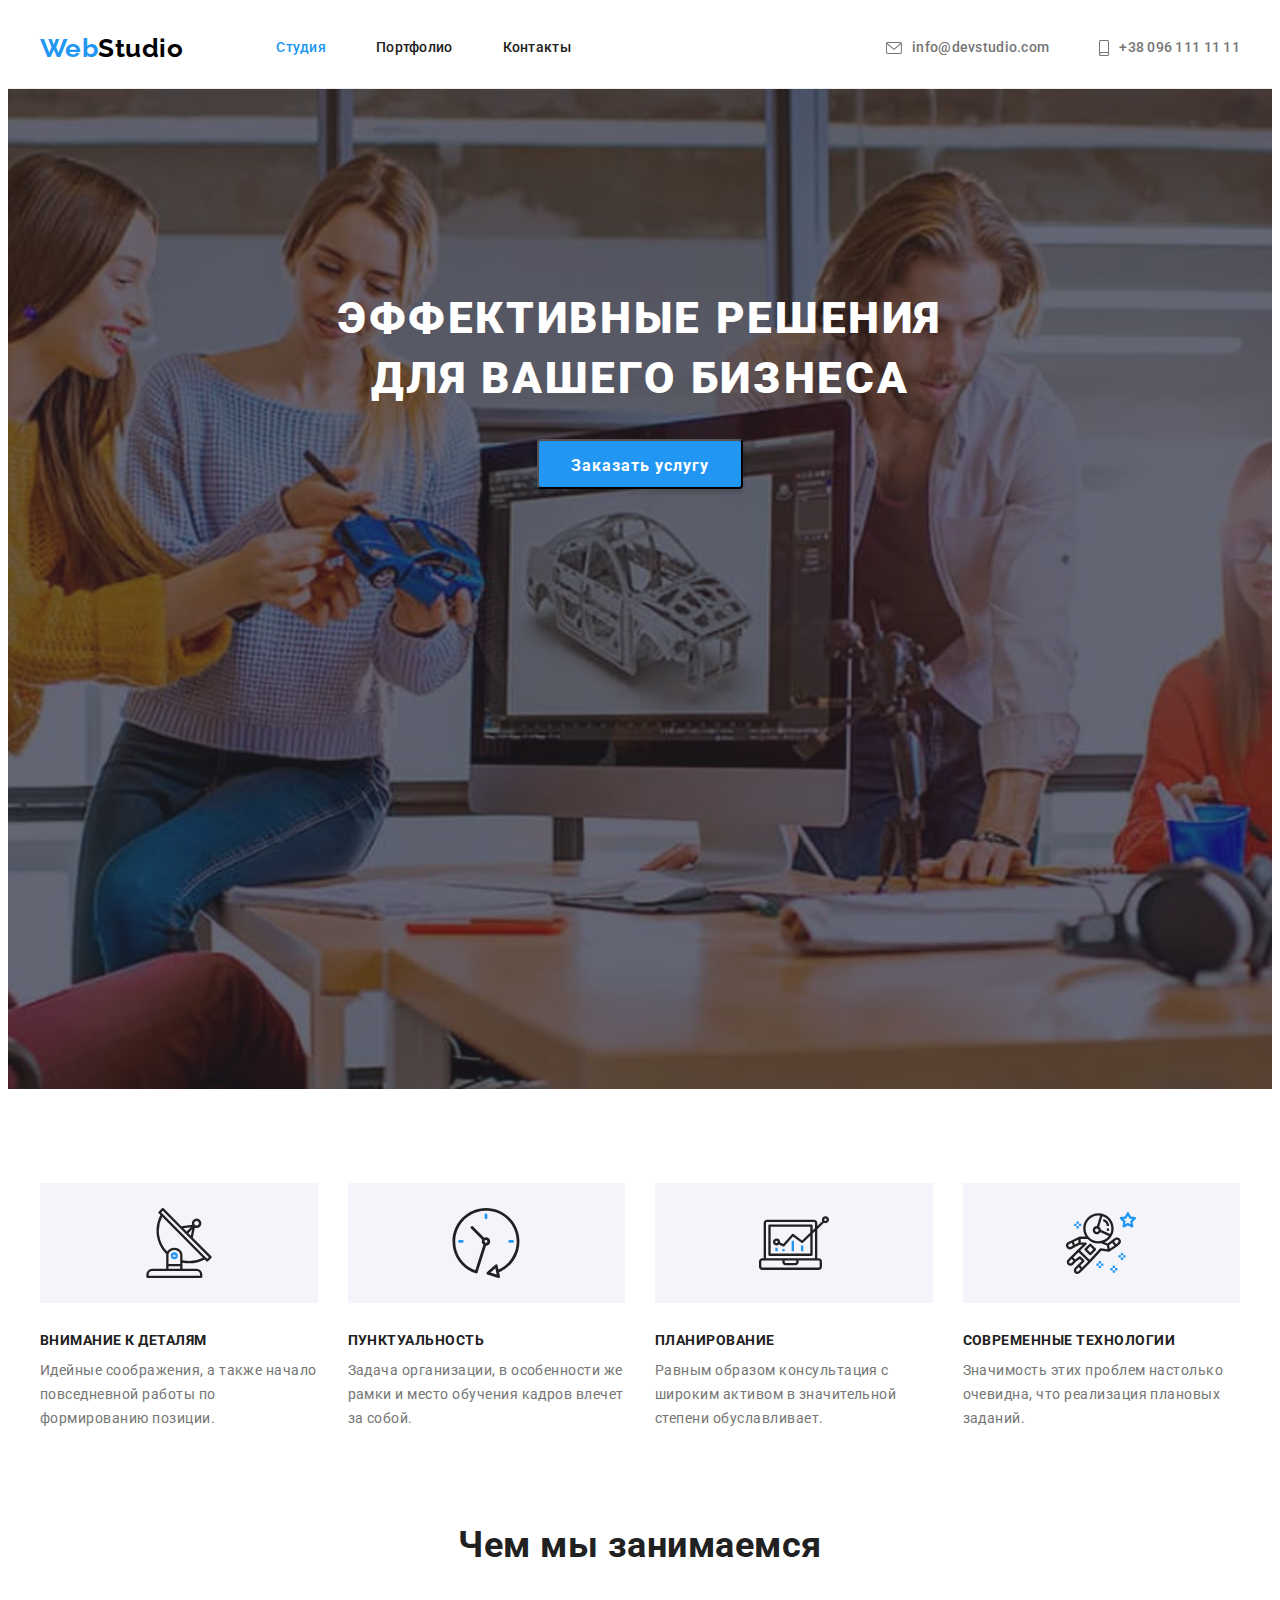
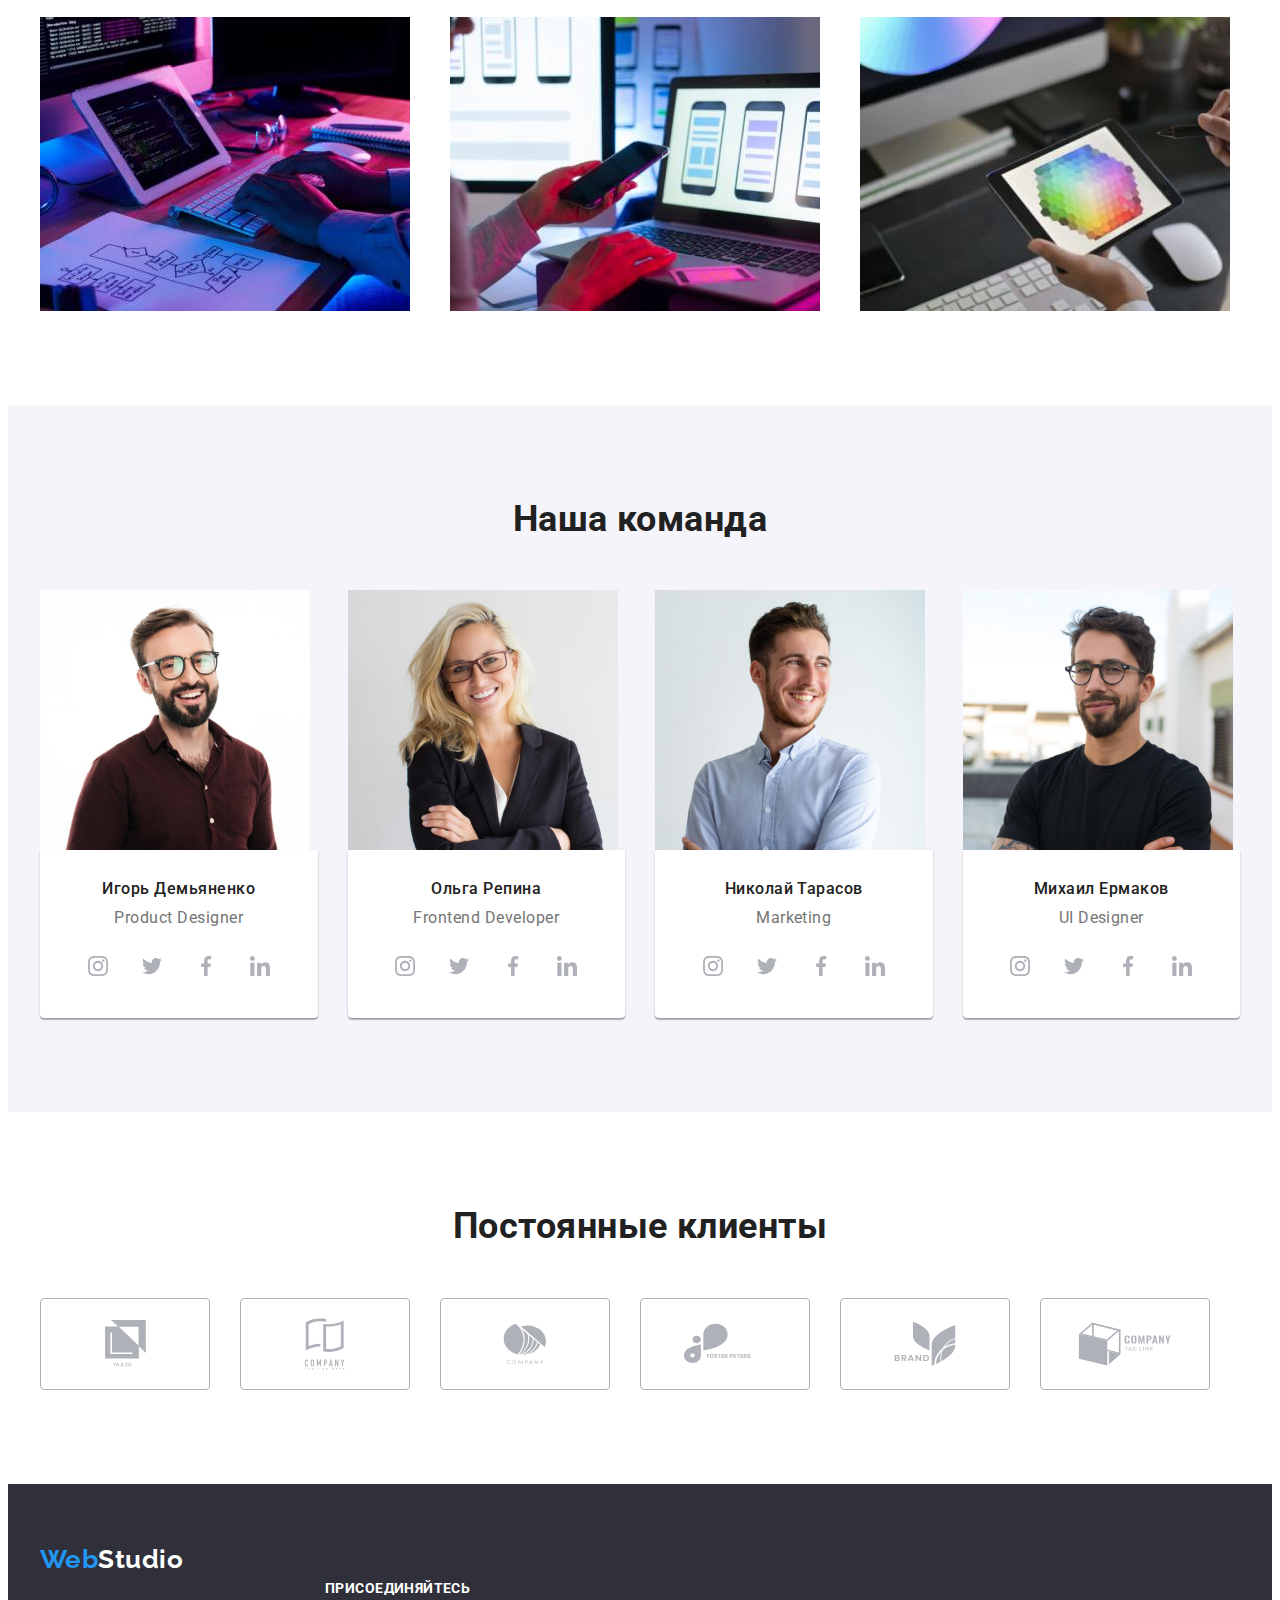
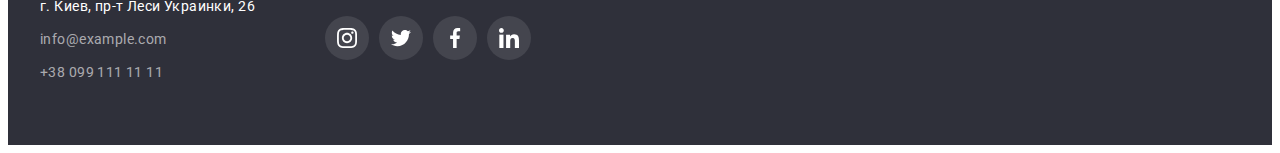
<file: index.html>
<!DOCTYPE html>
<html lang="ru">
<head>
    <meta charset="UTF-8">
    <meta http-equiv="X-UA-Compatible" content="IE=edge">
    <meta name="viewport" content="width=device-width, initial-scale=1.0">
    <title>Студия</title>
    <link rel="preconnect" href="https://fonts.googleapis.com">
    <link rel="preconnect" href="https://fonts.gstatic.com" crossorigin>
    <link href="https://fonts.googleapis.com/css2?family=Raleway:wght@700&family=Roboto:wght@400;500;700;900&display=swap"
        rel="stylesheet">
    <link rel="stylesheet" href="https://cdnjs.cloudflare.com/ajax/libs/modern-normalize/1.1.0/modern-normalize.min.css"
            integrity="sha512-wpPYUAdjBVSE4KJnH1VR1HeZfpl1ub8YT/NKx4PuQ5NmX2tKuGu6U/JRp5y+Y8XG2tV+wKQpNHVUX03MfMFn9Q=="
            crossorigin="anonymous" referrerpolicy="no-referrer" />
    <link rel="stylesheet" href="./css/styles.css">
</head>
<body class="page-body">
    <header>

        <div class="container container-header">
        <nav class="header-navigation">
            <a href='./index.html' class="logo first link">Web<span class="logo second link">Studio</span></a>

            <ul class="site-nav list">
                <li class="item"><a href="./index.html" class="current link">Студия</a></li>
                <li class="item"><a href="./portfolio.html" class="link">Портфолио</a></li>
                <li class="item"><a href="" class="link">Контакты</a></li>
            </ul>
        </nav> 
      
        <ul class="site-auth list">
            <li class="item">
                <a href="mailto:info@devstudio.com" class="link">
                    <svg class="site-auth-icon" width="16" height="12">
                        <use href="./images/icons.svg#envelope"></use>
                    </svg>
                    info@devstudio.com</a>
            </li>
            <li class="item">
                <a href="tel:+380961111111" class="link">
                    <svg class="site-auth-icon" width="10" height="16">
                        <use href="./images/icons.svg#smartphone"></use>
                    </svg>
                    +38 096 111 11 11</a>
            </li>
        </ul>
        </div>

    </header>

    <main>

        <section class="hero">
            <h1 class="hero-title">Эффективные решения для вашего бизнеса</h1>
            <button type="button" class="main-button">Заказать услугу</button>
        </section>

        <section class="section">

            <div class="container">
            <h2 class="visually-hidden">Особенности нашей работы</h2> 
            <ul class="advantages list">
                <li class="advantages-item icon-antenna">
                    <h3 class="title">Внимание к деталям</h3>
                    <p class="text">Идейные соображения, а также начало повседневной работы по формированию позиции.</p>
                </li>
                <li class="advantages-item icon-clock">
                    <h3 class="title">Пунктуальность</h3>
                    <p class="text">Задача организации, в особенности же рамки и место обучения кадров влечет за собой.</p>
                </li>
                <li class="advantages-item icon-diagram">
                    <h3 class="title">Планирование</h3>
                    <p class="text">Равным образом консультация с широким активом в значительной степени обуславливает.</p>
                </li>
                <li class="advantages-item icon-astronaut">
                    <h3 class="title">Современные технологии</h3>
                    <p class="text">Значимость этих проблем настолько очевидна, что реализация плановых заданий.</p>
                </li>
            </ul>
            </div>

        </section>

        <section class="section section-work">

            <div class="container">
            <h2 class="section-title">Чем мы занимаемся</h2>
            <ul class="work list">
                <li class="work-item">
                    <img src="./images/box1.jpg" alt="Десктопные приложения" width="370">
                </li>
                <li class="work-item">
                    <img src="./images/box2.jpg" alt="Мобильные приложения" width="370">
                </li>
                <li class="work-item">
                    <img src="./images/box3.jpg" alt="Дизайнерские решения" width="370">
                </li>
            </ul>
            </div>

        </section>

        <section class="section team">
            
            <div class="container">
            <h2 class="section-title">Наша команда</h2>
            <ul class="our-team list">
                <li class="our-team-item">
                    <img src="./images/igor.jpg" alt="Игорь Демьяненко" width="270">
                    <div class="team-members">
                    <h3 class="title">Игорь Демьяненко</h3>
                    <p class="text">Product Designer</p>
                    <ul class="social list">
                        <li class="social-item">
                            <a href="" class="social-link">
                                <svg class="social-icon" width="20" height="20">
                                    <use href="./images/icons.svg#instagram"></use>
                                </svg>
                            </a>
                        </li>
                        <li class="social-item">
                            <a href="" class="social-link">
                                <svg class="social-icon" width="20" height="20">
                                    <use href="./images/icons.svg#twitter"></use>
                                </svg>
                            </a>
                        </li>
                        <li class="social-item">
                            <a href="" class="social-link">
                                <svg class="social-icon" width="20" height="20">
                                    <use href="./images/icons.svg#facebook"></use>
                                </svg>
                            </a>
                        </li>
                        <li class="social-item">
                            <a href="" class="social-link">
                                <svg class="social-icon" width="20" height="20">
                                    <use href="./images/icons.svg#linkedin"></use>
                                </svg>
                            </a>
                        </li>
                    </ul>
                    </div>
                </li>
                <li class="our-team-item">
                    <img src="./images/olga.jpg" alt="Ольга Репина" width="270">
                    <div class="team-members">
                    <h3 class="title">Ольга Репина</h3>
                    <p class="text">Frontend Developer</p>
                    <ul class="social list">
                        <li class="social-item">
                            <a href="" class="social-link">
                                <svg class="social-icon" width="20" height="20">
                                    <use href="./images/icons.svg#instagram"></use>
                                </svg>
                            </a>
                        </li>
                        <li class="social-item">
                            <a href="" class="social-link">
                                <svg class="social-icon" width="20" height="20">
                                    <use href="./images/icons.svg#twitter"></use>
                                </svg>
                            </a>
                        </li>
                        <li class="social-item">
                            <a href="" class="social-link">
                                <svg class="social-icon" width="20" height="20">
                                    <use href="./images/icons.svg#facebook"></use>
                                </svg>
                            </a>
                        </li>
                        <li class="social-item">
                            <a href="" class="social-link">
                                <svg class="social-icon" width="20" height="20">
                                    <use href="./images/icons.svg#linkedin"></use>
                                </svg>
                            </a>
                        </li>
                    </ul>
                    </div>
                </li>
                <li class="our-team-item">
                    <img src="./images/nikolaj.jpg" alt="Николай Тарасов" width="270">
                    <div class="team-members">
                    <h3 class="title">Николай Тарасов</h3>
                    <p class="text">Marketing</p>
                    <ul class="social list">
                        <li class="social-item">
                            <a href="" class="social-link">
                                <svg class="social-icon" width="20" height="20">
                                    <use href="./images/icons.svg#instagram"></use>
                                </svg>
                            </a>
                        </li>
                        <li class="social-item">
                            <a href="" class="social-link">
                                <svg class="social-icon" width="20" height="20">
                                    <use href="./images/icons.svg#twitter"></use>
                                </svg>
                            </a>
                        </li>
                        <li class="social-item">
                            <a href="" class="social-link">
                                <svg class="social-icon" width="20" height="20">
                                    <use href="./images/icons.svg#facebook"></use>
                                </svg>
                            </a>
                        </li>
                        <li class="social-item">
                            <a href="" class="social-link">
                                <svg class="social-icon" width="20" height="20">
                                    <use href="./images/icons.svg#linkedin"></use>
                                </svg>
                            </a>
                        </li>
                    </ul>
                    </div>
                </li>
                <li class="our-team-item">
                    <img src="./images/michail.jpg" alt="Михаил Ермаков" width="270">
                    <div class="team-members">
                    <h3 class="title">Михаил Ермаков</h3>
                    <p class="text">UI Designer</p>
                    <ul class="social list">
                        <li class="social-item">
                            <a href="" class="social-link">
                                <svg class="social-icon" width="20" height="20">
                                    <use href="./images/icons.svg#instagram"></use>
                                </svg>
                            </a>
                        </li>
                        <li class="social-item">
                            <a href="" class="social-link">
                                <svg class="social-icon" width="20" height="20">
                                    <use href="./images/icons.svg#twitter"></use>
                                </svg>
                            </a>
                        </li>
                        <li class="social-item">
                            <a href="" class="social-link">
                                <svg class="social-icon" width="20" height="20">
                                    <use href="./images/icons.svg#facebook"></use>
                                </svg>
                            </a>
                        </li>
                        <li class="social-item">
                            <a href="" class="social-link">
                                <svg class="social-icon" width="20" height="20">
                                    <use href="./images/icons.svg#linkedin"></use>
                                </svg>
                            </a>
                        </li>
                    </ul>
                    </div>
                </li>
            </ul>
            </div>

        </section>

        <section class="section">

        <div class="container">

            <h2 class="section-title">Постоянные клиенты</h2>

            <ul class="clients list">
                <li class="clients-item">
                    <a href="" class="clients-link">
                    <svg class="clients-icon" width="41" height="46.7" viewBox="0 0 41 46.7">
                        <use href="./images/icons.svg#company-ya-co"></use>
                    </svg>
                    </a>
                </li>
                <li class="clients-item">
                    <a href="" class="clients-link">
                    <svg class="clients-icon" width="40" height="52">
                        <use href="./images/icons.svg#company-tagline-here"></use>
                    </svg>
                    </a>
                </li>
                <li class="clients-item">
                    <a href="" class="clients-link">
                    <svg class="clients-icon" width="43.46" height="41.18">
                        <use href="./images/icons.svg#company"></use>
                    </svg>
                    </a>
                </li>
                <li class="clients-item">
                    <a href="" class="clients-link">
                    <svg class="clients-icon" width="84.44" height="40.62">
                        <use href="./images/icons.svg#company-foster-peters"></use>
                    </svg>
                    </a>
                </li>
                <li class="clients-item">
                    <a href="" class="clients-link">
                    <svg class="clients-icon" width="62.54" height="45.43">
                        <use href="./images/icons.svg#company-brand"></use>
                    </svg>
                    </a>
                </li>
                <li class="clients-item">
                    <a href="" class="clients-link">
                    <svg class="clients-icon" width="93.79" height="43.93">
                        <use href="./images/icons.svg#company-tag-line"></use>
                    </svg>
                    </a>
                </li>
            </ul>
        </div>

        </section>

    </main>

    <footer class="contacts">

        <div class="container footer-container">
    <div class="footer-left">
        <div class="logo-footer">
        <a href='./index.html' class="logo first link">Web<span class="logo third link">Studio</span></a>
        </div>
        <address>
            <ul class="list">
                <li class="footer-item"><a href="https://goo.gl/maps/o6CTG7ZyWRpgSFj19" target="_blank" rel="noopener noreferrer" class="contacts-link address link">г. Киев,
                        пр-т Леси Украинки, 26</a></li>
                <li class="footer-item"><a href="mailto:info@example.com" class="contacts-link link">info@example.com</a></li>
                <li class="footer-item"><a href="tel:+380991111111" class="contacts-link link">+38 099 111 11 11</a></li>
            </ul>
        </address>
    </div>

<div class="join-footer">
    <h3 class="join-title">присоединяйтесь</h3>
    <ul class="social list">
        <li class="social-item footer">
            <a href="" class="social-link footer">
                <svg class="social-icon footer" width="20" height="20">
                    <use href="./images/icons.svg#instagram"></use>
                </svg>
            </a>
        </li>
        <li class="social-item footer">
            <a href="" class="social-link footer">
                <svg class="social-icon footer" width="20" height="20">
                    <use href="./images/icons.svg#twitter"></use>
                </svg>
            </a>
        </li>
        <li class="social-item footer">
            <a href="" class="social-link footer">
                <svg class="social-icon footer" width="20" height="20">
                    <use href="./images/icons.svg#facebook"></use>
                </svg>
            </a>
        </li>
        <li class="social-item footer">
            <a href="" class="social-link footer">
                <svg class="social-icon footer" width="20" height="20">
                    <use href="./images/icons.svg#linkedin"></use>
                </svg>
            </a>
        </li>
    </ul>
</div>

        </div>
        
    </footer>

</body>

</html>
</file>
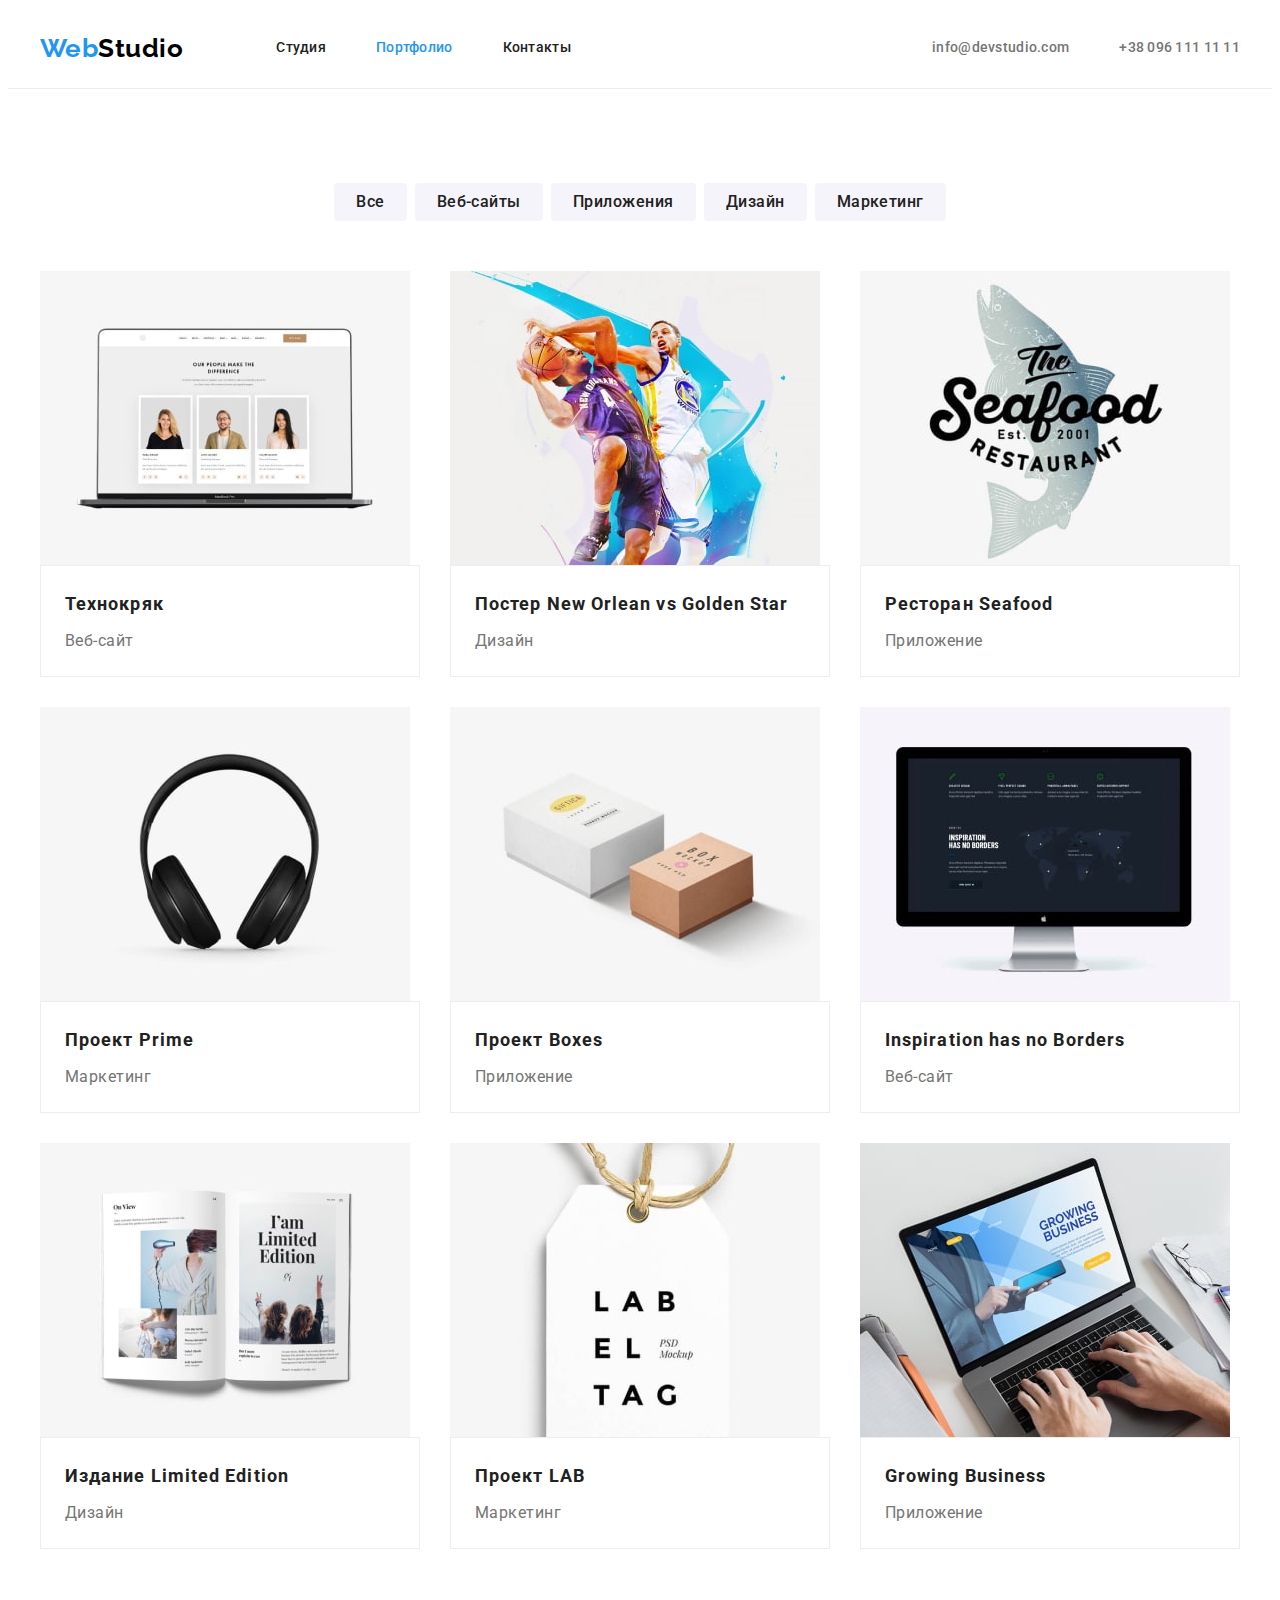
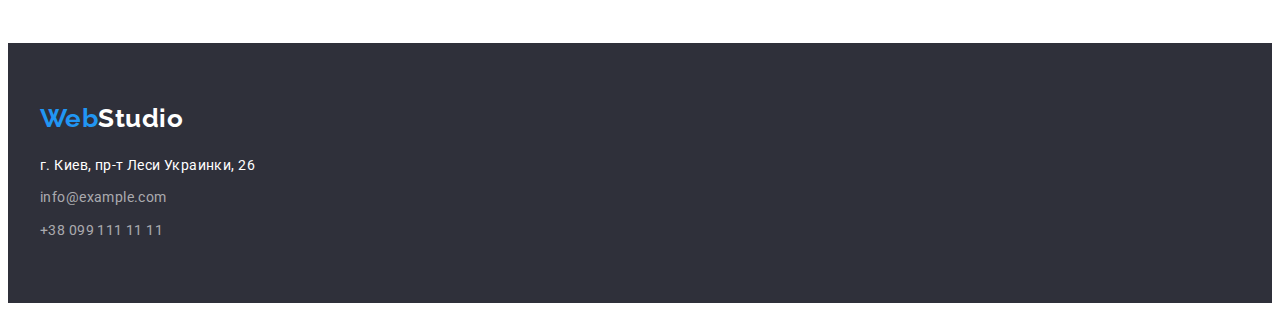
<file: portfolio.html>
<!DOCTYPE html>
<html lang="ru">
<head>
    <meta charset="UTF-8">
    <meta http-equiv="X-UA-Compatible" content="IE=edge">
    <meta name="viewport" content="width=device-width, initial-scale=1.0">
    <title>Портфолио</title>
    <link rel="preconnect" href="https://fonts.googleapis.com">
    <link rel="preconnect" href="https://fonts.gstatic.com" crossorigin>
    <link href="https://fonts.googleapis.com/css2?family=Raleway:wght@700&family=Roboto:wght@400;500;700;900&display=swap"
        rel="stylesheet">
    <link rel="stylesheet" href="https://cdnjs.cloudflare.com/ajax/libs/modern-normalize/1.1.0/modern-normalize.min.css"
        integrity="sha512-wpPYUAdjBVSE4KJnH1VR1HeZfpl1ub8YT/NKx4PuQ5NmX2tKuGu6U/JRp5y+Y8XG2tV+wKQpNHVUX03MfMFn9Q=="
        crossorigin="anonymous" referrerpolicy="no-referrer" />
    <link rel="stylesheet" href="./css/styles.css">
</head>
<body class="page-body">

    <header>
    
        <div class="container container-header">
            <nav class="header-navigation">
                <a href='./index.html' class="logo first link">Web<span class="logo second link">Studio</span></a>
    
                <ul class="site-nav list">
                    <li class="item"><a href="./index.html" class="link">Студия</a></li>
                    <li class="item"><a href="./portfolio.html" class="current link">Портфолио</a></li>
                    <li class="item"><a href="" class="link">Контакты</a></li>
                </ul>
            </nav>
    
            <ul class="site-auth list">
                <li class="item"><a href="mailto:info@devstudio.com" class="link">info@devstudio.com</a></li>
                <li class="item"><a href="tel:+380961111111" class="link">+38 096 111 11 11</a></li>
            </ul>
        </div>
    
    </header>

<main>

    <section class="section">

    <h1 class="visually-hidden">Портфолио</h1>

    <div class="container">
    <ul class="filters list">
        <li class="filters-item"><button type="button" class="button">Все</button></li>
        <li class="filters-item"><button type="button" class="button">Веб-сайты</button></li>
        <li class="filters-item"><button type="button" class="button">Приложения</button></li>
        <li class="filters-item"><button type="button" class="button">Дизайн</button></li>
        <li class="filters-item"><button type="button" class="button">Маркетинг</button></li>
    </ul>

    <ul class="gallery list">
        <li class="gallery-item">
            <img src="./images/techno.jpg" alt="Технокряк" width="370">
        <div class="gallery-description">
            <h2 class="title">Технокряк</h2>
            <p class="text">Веб-сайт</p>
        </div>
        </li>
        <li class="gallery-item">
            <img src="./images/poster.jpg" alt="Постер" width="370">
        <div class="gallery-description">
            <h2 class="title">Постер New Orlean vs Golden Star</h2>
            <p class="text">Дизайн</p>
        </div>
        </li>
        <li class="gallery-item">
            <img src="./images/restaurant.jpg" alt="Ресторан" width="370">
        <div class="gallery-description">
            <h2 class="title">Ресторан Seafood</h2>
            <p class="text">Приложение</p>
        </div>
        </li>
        <li class="gallery-item">
            <img src="./images/prime.jpg" alt="Проект Prime" width="370">
        <div class="gallery-description">
            <h2 class="title">Проект Prime</h2>
            <p class="text">Маркетинг</p>
        </div>
        </li>
        <li class="gallery-item">
            <img src="./images/boxes.jpg" alt="Проект Boxes" width="370">
        <div class="gallery-description">
            <h2 class="title">Проект Boxes</h2>
            <p class="text">Приложение</p>
        </div>
        </li>
        <li class="gallery-item">
            <img src="./images/inspiration.jpg" alt="Вдохновение" width="370">
        <div class="gallery-description">
            <h2 class="title">Inspiration has no Borders</h2>
            <p class="text">Веб-сайт</p>
        </div>
        </li>
        <li class="gallery-item">
            <img src="./images/edition.jpg" alt="Издание" width="370">
        <div class="gallery-description">
            <h2 class="title">Издание Limited Edition</h2>
            <p class="text">Дизайн</p>
        </div>
        </li>
        <li class="gallery-item">
            <img src="./images/lab.jpg" alt="Проект LAB" width="370">
        <div class="gallery-description">
            <h2 class="title">Проект LAB</h2>
            <p class="text">Маркетинг</p>
        </div>
        </li>
        <li class="gallery-item">
            <img src="./images/business.jpg" alt="Бизнес" width="370">
        <div class="gallery-description">
            <h2 class="title">Growing Business</h2>
            <p class="text">Приложение</p>
        </div>
        </li>
    </ul>
    </div>

    </section>
    
</main>

    <footer class="contacts">
    
        <div class="container container-footer">
            <div class="logo-footer">
                <a href='./index.html' class="logo first link">Web<span class="logo third link">Studio</span></a>
            </div>
            <address>
                <ul class="list">
                    <li class="footer-item"><a href="https://goo.gl/maps/o6CTG7ZyWRpgSFj19" target="_blank"
                            rel="noopener noreferrer" class="contacts-link address link">г. Киев,
                            пр-т Леси Украинки, 26</a></li>
                    <li class="footer-item"><a href="mailto:info@example.com"
                            class="contacts-link link">info@example.com</a></li>
                    <li class="footer-item"><a href="tel:+380991111111" class="contacts-link link">+38 099 111 11 11</a>
                    </li>
                </ul>
            </address>
        </div>
    
    </footer>

</body>
</html>
</file>
<file: css/styles.css>
/* General */

:root {
  --primary-text-color: #757575;
  --title-text-color: #212121;
  --accent-color: #2196f3;
  --primary-white-color: #ffffff;
  --logo-color: #000000;
  --bc-color: #2f303a;
  --secondary-bc-color: #f5f4fa;
}

h1,
h2,
h3,
h4,
h5,
h6,
p,
ul {
  margin-top: 0;
  margin-bottom: 0;
}

img {
  display: block;
  max-width: 100%;
  height: auto;
}

.list {
  padding: 0;
  margin: 0;

  list-style: none;
}

.link {
  text-decoration: none;
}

.container {
  width: 1200px;
  padding-left: 15px;
  padding-right: 15px;
  margin: 0 auto;
}

.page-body {
  background-color: var(--primary-white-color);
  color: var(--primary-text-color);
  font-family: Roboto, sans-serif;
  letter-spacing: 0.03em;
}

.logo.first {
  color: var(--accent-color);
}

.logo.second {
  color: var(--logo-color);
}

.logo {
  font-family: Raleway;
  font-weight: 700;
  font-size: 26px;
  line-height: 1.19;
}

.visually-hidden {
  position: absolute;
  white-space: nowrap;
  width: 1px;
  height: 1px;
  overflow: hidden;
  border: 0;
  padding: 0;
  clip: rect(0 0 0 0);
  clip-path: inset(50%);
  margin: -1px;
}

/* General site-navigation */

header {
  border-bottom: 1px solid #ececec;
}

.container-header {
  display: flex;
  align-items: center;
  padding-top: 0;
  padding-bottom: 0;
}

.header-navigation {
  display: flex;
  align-items: center;
}

.site-nav a {
  color: var(--title-text-color);
}

.site-nav .current {
  color: var(--accent-color);
}

.site-nav {
  margin-left: 93px;
}

/* General site-authorization */

.site-nav .item:not(:last-child),
.site-auth .item:not(:last-child) {
  margin-right: 50px;
}

.site-auth {
  margin-left: auto;
}

.site-auth a {
  color: var(--primary-text-color);
}

.site-nav,
.site-auth {
  display: flex;

  font-weight: 500;
  font-size: 14px;
  line-height: 1.14;
  letter-spacing: 0.02em;
}

.site-nav .link,
.site-auth .link {
  display: flex;
  align-items: center;
  padding-top: 32px;
  padding-bottom: 32px;
}

.site-nav a:hover,
.site-nav a:focus,
.site-auth a:hover,
.site-auth a:focus {
  color: var(--accent-color);
}

.site-auth-icon {
  margin-right: 10px;
  padding: 0;
  fill: currentColor;
}

/* General - Footer */

.footer-container {
  display: flex;
}

.logo-footer {
  margin-bottom: 20px;
}

.contacts {
  padding-top: 60px;
  padding-bottom: 60px;

  background-color: var(--bc-color);
  letter-spacing: 0.03em;
}

.footer-item:not(:last-child) {
  margin-bottom: 9px;
}

.logo.third {
  color: var(--primary-white-color);
}

.contacts-link.address {
  color: var(--primary-white-color);
}

.contacts-link {
  color: rgba(255, 255, 255, 0.6);
  font-style: normal;
  font-size: 14px;
  line-height: 1.71;
  letter-spacing: 0.03em;
}

.contacts-link:hover,
.contacts-link:focus {
  color: var(--accent-color);
}

.join-footer {
  display: block;
  justify-content: center;
  align-content: center;
  margin-left: 70px;
  margin-top: 12px;
}

.join-title {
  width: 145px;
  height: 16px;
  margin-bottom: 20px;

  font-family: Roboto;
  font-weight: 700;
  font-size: 14px;
  line-height: 16px;
  letter-spacing: 0.03em;
  text-transform: uppercase;

  color: var(--primary-white-color);
}

.social-link.footer {
  width: 100%;
  height: 100%;
  border-radius: 50%;

  background: rgba(255, 255, 255, 0.1);
}

.social-icon.footer {
  fill: var(--primary-white-color);
}

/* INDEX - styles */

/* Hero */

.hero {
  padding-top: 200px;
  padding-bottom: 200px;

  background-color: var(--bc-color);
  text-align: center;

  max-width: 1600px;
  height: 600px;
  margin-left: auto;
  margin-right: auto;

  background-image: linear-gradient(rgba(47, 48, 58, 0.4), rgba(47, 48, 58, 0.4)),
    url(../images/hero-img.jpg);
  background-repeat: no-repeat;
  background-position: center;
  background-size: cover;
}

.hero-title {
  margin-bottom: 30px;
  max-width: 696px;
  margin-right: auto;
  margin-left: auto;

  color: var(--primary-white-color);
  font-weight: 900;
  font-size: 44px;
  line-height: 1.36;
  letter-spacing: 0.06em;
  text-transform: uppercase;
}

.main-button {
  padding: 10px 32px;
  min-width: 200px;
  height: 50px;

  color: var(--primary-white-color);
  background-color: var(--accent-color);
  font-family: inherit;
  font-weight: 700;
  font-size: 16px;
  line-height: 1.87;
  display: flex;
  align-items: center;
  text-align: center;
  letter-spacing: 0.06em;

  cursor: pointer;
  display: inline-block;
  box-shadow: 0px 4px 4px rgba(0, 0, 0, 0.15);
  border-radius: 4px;
}

/* Section */

.section-title {
  color: var(--title-text-color);
  font-weight: 700;
  font-size: 36px;
  line-height: 1.16;
  text-align: center;
  margin-bottom: 50px;
}

.section {
  padding-top: 94px;
  padding-bottom: 94px;
}

/* Advantages */

.advantages {
  display: flex;
}

.advantages .title {
  margin-bottom: 10px;

  color: var(--title-text-color);
  font-weight: 700;
  font-size: 14px;
  line-height: 1.14;
  text-transform: uppercase;
}

.advantages .text {
  font-size: 14px;
  line-height: 1.71;
}

.advantages-item {
  width: calc((100% - 90px) / 4);
  margin-right: 30px;
}

.advantages-item:nth-child(4n) {
  margin-right: 0;
}

.advantages-item::before {
  display: block;
  content: '';
  height: 120px;
  background-size: contain;
  background-repeat: no-repeat;
  background-position: center;

  background-color: #f5f4fa;
  margin-bottom: 30px;
}

.icon-antenna::before {
  background-image: url('../images/antenna.svg');
}

.icon-clock::before {
  background-image: url('../images/clock.svg');
}

.icon-diagram::before {
  background-image: url('../images/diagram.svg');
}

.icon-astronaut::before {
  background-image: url('../images/astronaut.svg');
}

/* What are we doing */

.section-work {
  padding-top: 0;
}

.work {
  display: flex;
}

.work-item {
  width: calc((100% - 60px) / 3);
  margin-right: 30px;
}

.work-item:nth-child(3n) {
  margin-right: 0;
}

/* Our team  */

.our-team {
  display: flex;
}

.our-team-item {
  width: calc((100% - 90px) / 4);
  margin-right: 30px;
}

.our-team-item:nth-child(4n) {
  margin-right: 0;
}

.our-team .title {
  margin-bottom: 10px;

  color: var(--title-text-color);
  font-weight: 500;
  font-size: 16px;
  line-height: 1.18;
  text-align: center;
}

.section.team {
  background-color: var(--secondary-bc-color);
}

.our-team .text {
  margin-bottom: 16px;

  font-size: 16px;
  line-height: 1.18;
  text-align: center;
}

.team-members {
  padding-top: 30px;
  padding-bottom: 30px;

  background-color: var(--primary-white-color);
  box-shadow: 0px 1px 3px rgba(0, 0, 0, 0.12), 0px 1px 1px rgba(0, 0, 0, 0.14),
    0px 2px 1px rgba(0, 0, 0, 0.2);
  border-radius: 0px 0px 4px 4px;
}

.social {
  display: flex;
  justify-content: center;
}

.social-item {
  width: 44px;
  height: 44px;
}

.social-item:not(:last-child) {
  margin-right: 10px;
}

.social-link {
  width: 100%;
  height: 100%;
  border-radius: 50%;
  display: flex;
  align-items: center;
  justify-content: center;
}

.social-icon {
  fill: #afb1b8;
}

.social-link:hover,
.social-link:focus {
  background-color: var(--accent-color);
}

.social-link:hover .social-icon,
.social-link:focus .social-icon {
  fill: var(--primary-white-color);
}

/* Clients */

.clients {
  display: flex;
}

.clients-item {
  margin-right: 30px;
}

.clients-item:nth-child(6n) {
  margin-right: 0;
}

.clients-link {
  width: 170px;
  height: 92px;

  color: #afb1b8;
  border: 1px solid #afb1b8;
  box-sizing: border-box;
  border-radius: 4px;

  display: flex;
  align-items: center;
  justify-content: center;
}

.clients-link:hover,
.clients-link:focus {
  border: 1px solid #2196f3;
  color: var(--accent-color);
}

.clients-icon {
  fill: currentColor;
}

/* Portfolio - styles */

/* Filters */

.filters {
  display: flex;
  margin-bottom: 50px;
  justify-content: center;
}

.filters-item:not(:last-child) {
  margin-right: 8px;
}

.button {
  color: var(--title-text-color);
  background-color: var(--secondary-bc-color);
  font-family: inherit;
  font-weight: 500;
  font-size: 16px;
  line-height: 1.62;
  text-align: center;
  letter-spacing: 0.03em;
  cursor: pointer;
  border: none;
  padding: 6px 22px;

  border-radius: 4px;
}

.button:focus,
.button:hover {
  color: var(--primary-white-color);
  background-color: var(--accent-color);
  box-shadow: 0px 3px 1px rgba(0, 0, 0, 0.1), 0px 1px 2px rgba(0, 0, 0, 0.08),
    0px 2px 2px rgba(0, 0, 0, 0.12);
}

/* Gallery */

.gallery {
  display: flex;
  flex-wrap: wrap;
}

.gallery-item {
  width: calc((100% - 60px) / 3);
  margin-right: 30px;
  margin-bottom: 30px;
}

.gallery-item:nth-child(3n) {
  margin-right: 0;
}

.gallery-item:nth-last-child(-n + 3) {
  margin-bottom: 0;
}

.gallery-item:hover,
.gallery-item:focus {
  box-shadow: 0px 1px 1px rgba(0, 0, 0, 0.12), 0px 4px 4px rgba(0, 0, 0, 0.06),
    1px 4px 6px rgba(0, 0, 0, 0.16);
  cursor: pointer;
}

.gallery .title {
  margin-bottom: 4px;

  color: var(--title-text-color);
  font-weight: 700;
  font-size: 18px;
  line-height: 2;
  letter-spacing: 0.06em;
}

.gallery .text {
  font-size: 16px;
  line-height: 1.87;
}

.gallery-description {
  padding: 20px 24px;

  background: #ffffff;
  border: 1px solid #eeeeee;
  box-sizing: border-box;
}
</file>
